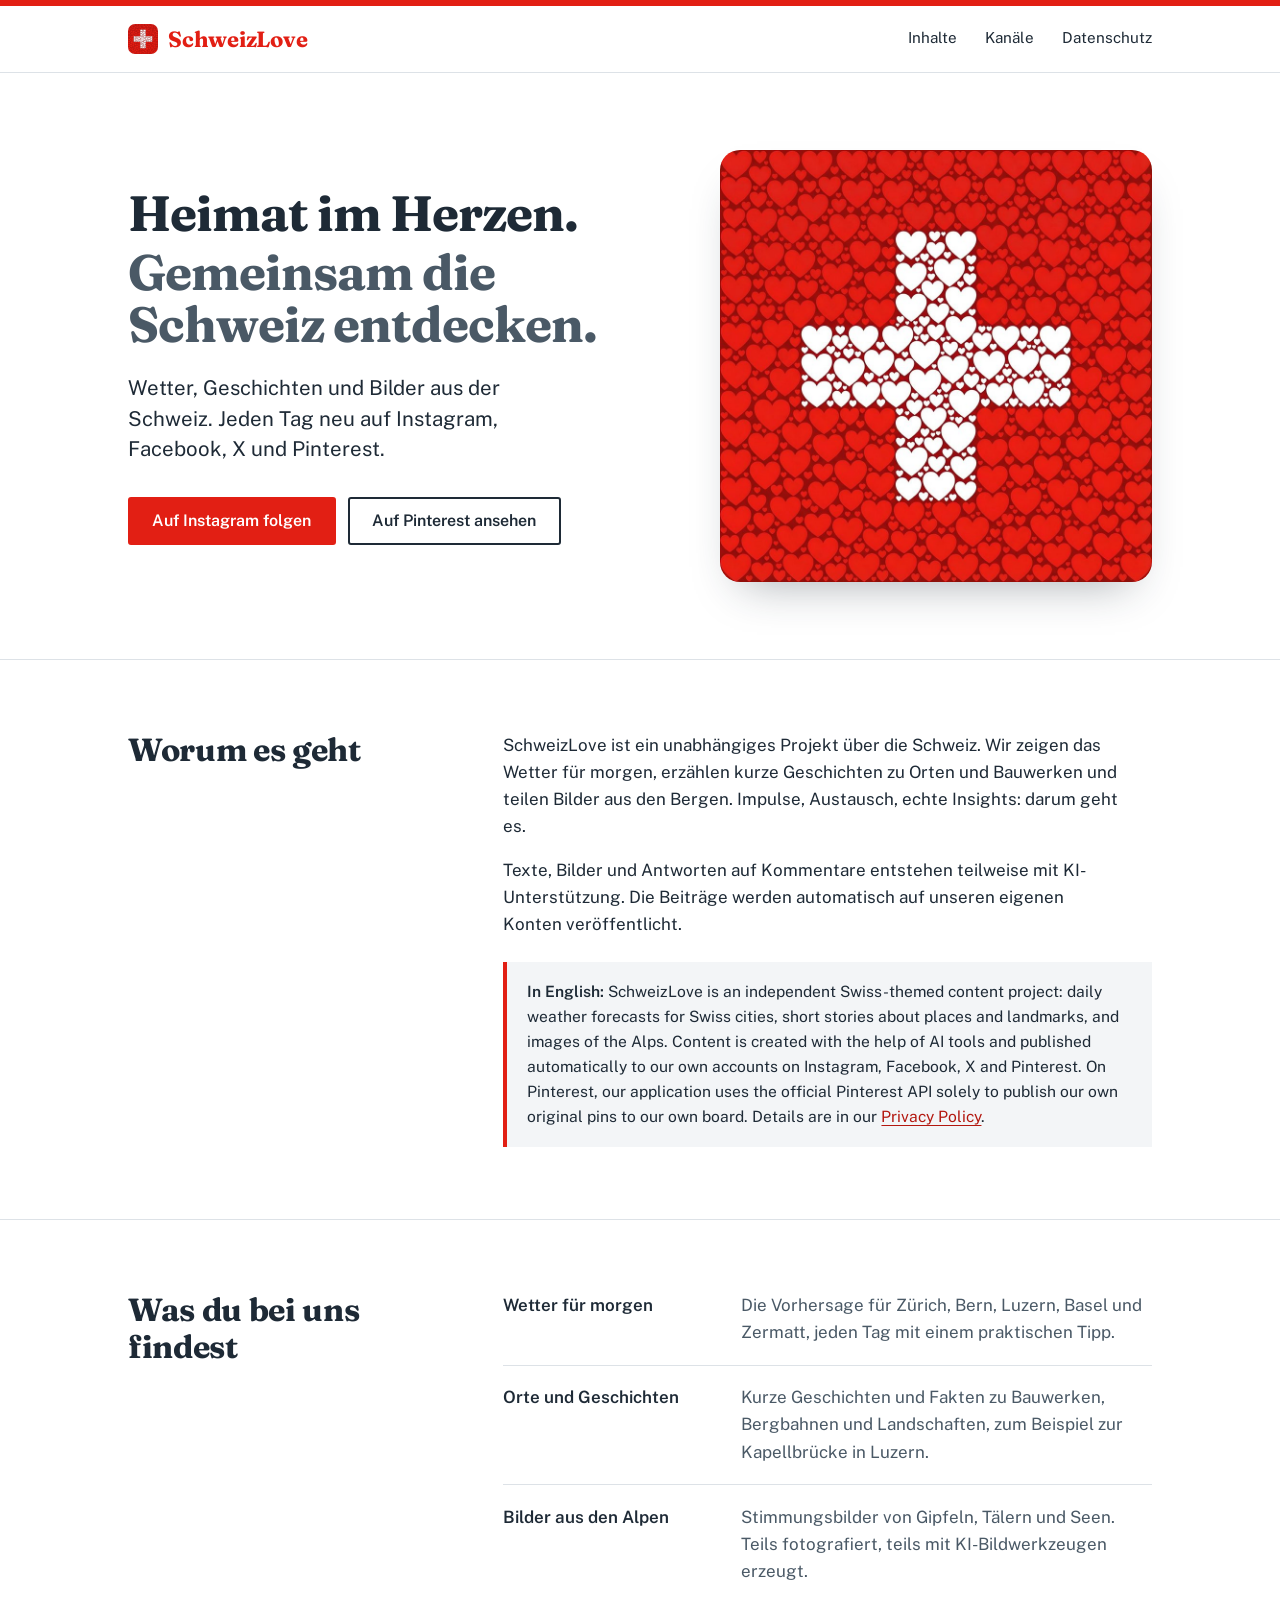
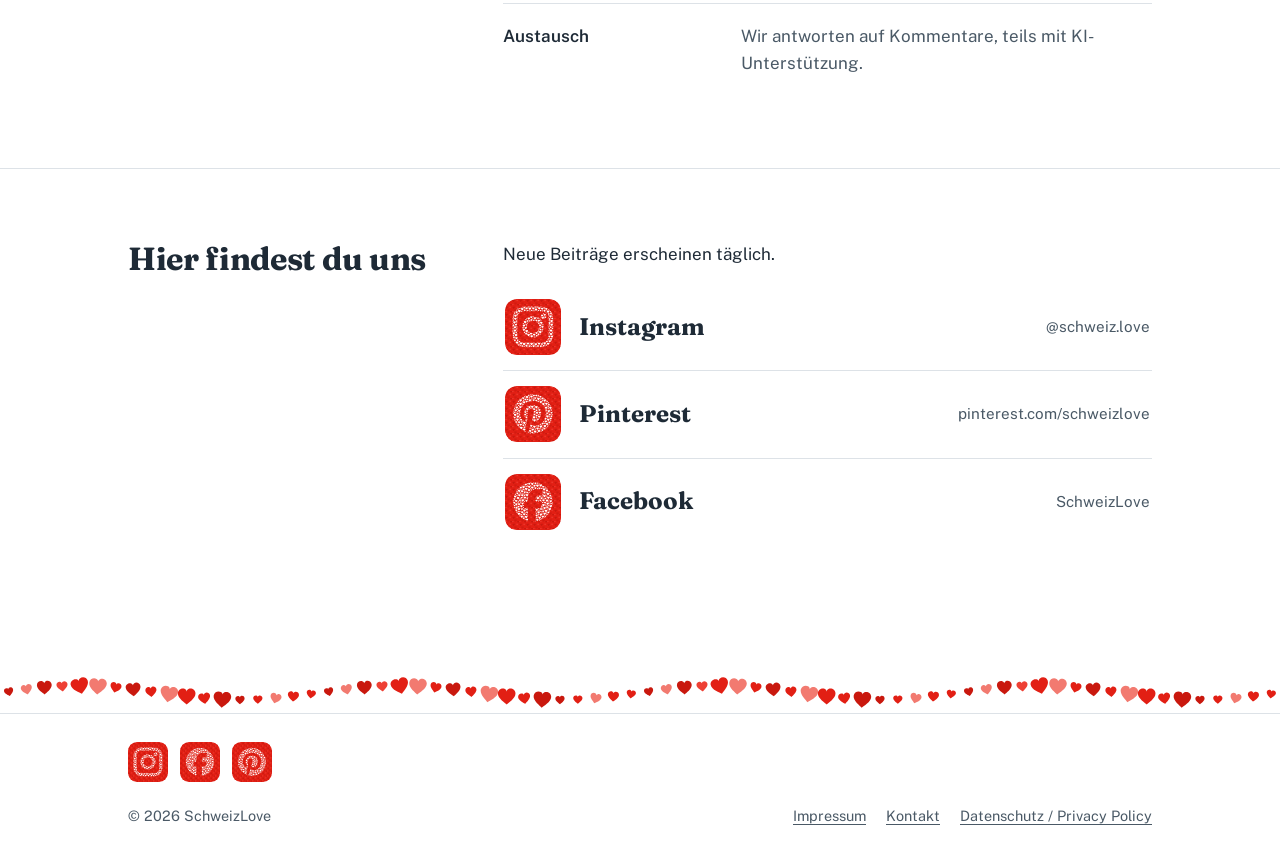
<file: index.html>
<!DOCTYPE html>
<html lang="de-CH">
<head>
<meta charset="UTF-8">
<meta name="viewport" content="width=device-width, initial-scale=1.0">
<title>SchweizLove – Heimat im Herzen</title>
<meta name="description" content="SchweizLove: Wetter, Geschichten und Bilder aus der Schweiz. Jeden Tag neu auf Instagram, Facebook, X und Pinterest.">

<!-- Pinterest: Website-Bestätigung (Domain-Claim). Nicht entfernen. -->
<meta name="p:domain_verify" content="9cb118c9237d5df2edda5250dbff2980"/>

<meta name="theme-color" content="#E21F14">
<meta property="og:type" content="website">
<meta property="og:title" content="SchweizLove – Heimat im Herzen">
<meta property="og:description" content="Wetter, Geschichten und Bilder aus der Schweiz. Jeden Tag neu.">

<link rel="icon" type="image/png" href="favicon.png">
<link rel="apple-touch-icon" href="apple-touch-icon.png">
<link rel="preload" href="fonts/fraunces-700.woff2" as="font" type="font/woff2" crossorigin>
<link rel="stylesheet" href="style.css">
</head>
<body>

<a class="skip" href="#inhalt">Zum Inhalt springen</a>

<header class="topbar">
  <div class="wrap topbar-in">
    <a class="brand" href="./"><img src="apple-touch-icon.png" alt="" width="30" height="30">SchweizLove</a>
    <nav aria-label="Hauptnavigation">
      <a href="#inhalte">Inhalte</a>
      <a href="#kanaele">Kanäle</a>
      <a href="privacy.html">Datenschutz</a>
    </nav>
  </div>
</header>

<main id="inhalt">

  <section class="hero">
    <div class="wrap hero-grid">
      <div class="hero-text">
        <h1>
          <span>Heimat im Herzen.</span>
          <span>Gemeinsam die Schweiz entdecken.</span>
        </h1>
        <p class="lede">Wetter, Geschichten und Bilder aus der Schweiz. Jeden Tag neu auf Instagram, Facebook, X und Pinterest.</p>
        <div class="actions">
          <a class="btn btn-primary" href="https://www.instagram.com/schweiz.love/" target="_blank" rel="noopener">Auf Instagram folgen<span class="sr-only"> (öffnet in neuem Tab)</span></a>
          <a class="btn btn-ghost" href="https://www.pinterest.com/schweizlove/" target="_blank" rel="noopener">Auf Pinterest ansehen<span class="sr-only"> (öffnet in neuem Tab)</span></a>
        </div>
      </div>
      <div class="hero-art">
        <img src="assets/schweizlove-logo.jpg" width="900" height="900"
             alt="SchweizLove-Logo: ein weisses Schweizerkreuz aus Herzen auf einem roten Herzenmuster">
      </div>
    </div>
  </section>

  <section class="section" id="about">
    <div class="wrap section-grid">
      <h2>Worum es geht</h2>
      <div class="section-body">
        <p>SchweizLove ist ein unabhängiges Projekt über die Schweiz. Wir zeigen das Wetter für morgen, erzählen kurze Geschichten zu Orten und Bauwerken und teilen Bilder aus den Bergen. Impulse, Austausch, echte Insights: darum geht es.</p>
        <p>Texte, Bilder und Antworten auf Kommentare entstehen teilweise mit KI-Unterstützung. Die Beiträge werden automatisch auf unseren eigenen Konten veröffentlicht.</p>
        <div class="note" lang="en">
          <p><strong>In English:</strong> SchweizLove is an independent Swiss-themed content project: daily weather forecasts for Swiss cities, short stories about places and landmarks, and images of the Alps. Content is created with the help of AI tools and published automatically to our own accounts on Instagram, Facebook, X and Pinterest. On Pinterest, our application uses the official Pinterest API solely to publish our own original pins to our own board. Details are in our <a href="privacy.html">Privacy Policy</a>.</p>
        </div>
      </div>
    </div>
  </section>

  <section class="section" id="inhalte">
    <div class="wrap section-grid">
      <h2>Was du bei uns findest</h2>
      <div class="section-body">
        <dl class="facts">
          <div>
            <dt>Wetter für morgen</dt>
            <dd>Die Vorhersage für Zürich, Bern, Luzern, Basel und Zermatt, jeden Tag mit einem praktischen Tipp.</dd>
          </div>
          <div>
            <dt>Orte und Geschichten</dt>
            <dd>Kurze Geschichten und Fakten zu Bauwerken, Bergbahnen und Landschaften, zum Beispiel zur Kapellbrücke in Luzern.</dd>
          </div>
          <div>
            <dt>Bilder aus den Alpen</dt>
            <dd>Stimmungsbilder von Gipfeln, Tälern und Seen. Teils fotografiert, teils mit KI-Bildwerkzeugen erzeugt.</dd>
          </div>
          <div>
            <dt>Austausch</dt>
            <dd>Wir antworten auf Kommentare, teils mit KI-Unterstützung.</dd>
          </div>
        </dl>
      </div>
    </div>
  </section>

  <section class="section" id="kanaele">
    <div class="wrap section-grid">
      <h2>Hier findest du uns</h2>
      <div class="section-body">
        <p>Neue Beiträge erscheinen täglich.</p>
        <ul class="channels">
          <li>
            <a href="https://www.instagram.com/schweiz.love/" target="_blank" rel="noopener">
              <img class="ch-icon" src="assets/icons/instagram.svg" alt="" width="56" height="56" loading="lazy"><span class="name">Instagram</span>
              <span class="handle">@schweiz.love<span class="sr-only"> (öffnet in neuem Tab)</span></span>
            </a>
          </li>
          <li>
            <a href="https://www.pinterest.com/schweizlove/" target="_blank" rel="noopener">
              <img class="ch-icon" src="assets/icons/pinterest.svg" alt="" width="56" height="56" loading="lazy"><span class="name">Pinterest</span>
              <span class="handle">pinterest.com/schweizlove<span class="sr-only"> (öffnet in neuem Tab)</span></span>
            </a>
          </li>
          <li>
            <a href="https://www.facebook.com/profile.php?id=940524809145862" target="_blank" rel="noopener">
              <img class="ch-icon" src="assets/icons/facebook.svg" alt="" width="56" height="56" loading="lazy"><span class="name">Facebook</span>
              <span class="handle">SchweizLove<span class="sr-only"> (öffnet in neuem Tab)</span></span>
            </a>
          </li>
          <!-- X: sobald der Handle feststeht, Block einkommentieren und HANDLE ersetzen.
          <li>
            <a href="https://x.com/HANDLE" target="_blank" rel="noopener">
              <img class="ch-icon" src="assets/icons/x.svg" alt="" width="56" height="56" loading="lazy"><span class="name">X</span>
              <span class="handle">@HANDLE<span class="sr-only"> (öffnet in neuem Tab)</span></span>
            </a>
          </li>
          -->
        </ul>
      </div>
    </div>
  </section>

</main>

<div class="hearts-strip" aria-hidden="true"></div>

<footer class="footer">
  <div class="wrap">
    <ul class="social" aria-label="Unsere Kanäle">
      <li><a href="https://www.instagram.com/schweiz.love/" target="_blank" rel="noopener" aria-label="SchweizLove auf Instagram (öffnet in neuem Tab)"><img src="assets/icons/instagram.svg" alt="" width="40" height="40" loading="lazy"></a></li>
      <li><a href="https://www.facebook.com/profile.php?id=940524809145862" target="_blank" rel="noopener" aria-label="SchweizLove auf Facebook (öffnet in neuem Tab)"><img src="assets/icons/facebook.svg" alt="" width="40" height="40" loading="lazy"></a></li>
      <li><a href="https://www.pinterest.com/schweizlove/" target="_blank" rel="noopener" aria-label="SchweizLove auf Pinterest (öffnet in neuem Tab)"><img src="assets/icons/pinterest.svg" alt="" width="40" height="40" loading="lazy"></a></li>
    </ul>
  </div>
  <div class="wrap footer-in">
    <span>&copy; 2026 SchweizLove</span>
    <nav class="footer-links" aria-label="Rechtliches">
      <a href="impressum.html">Impressum</a>
      <a href="kontakt.html">Kontakt</a>
      <a href="privacy.html">Datenschutz / Privacy Policy</a>
    </nav>
  </div>
</footer>

</body>
</html>
</file>
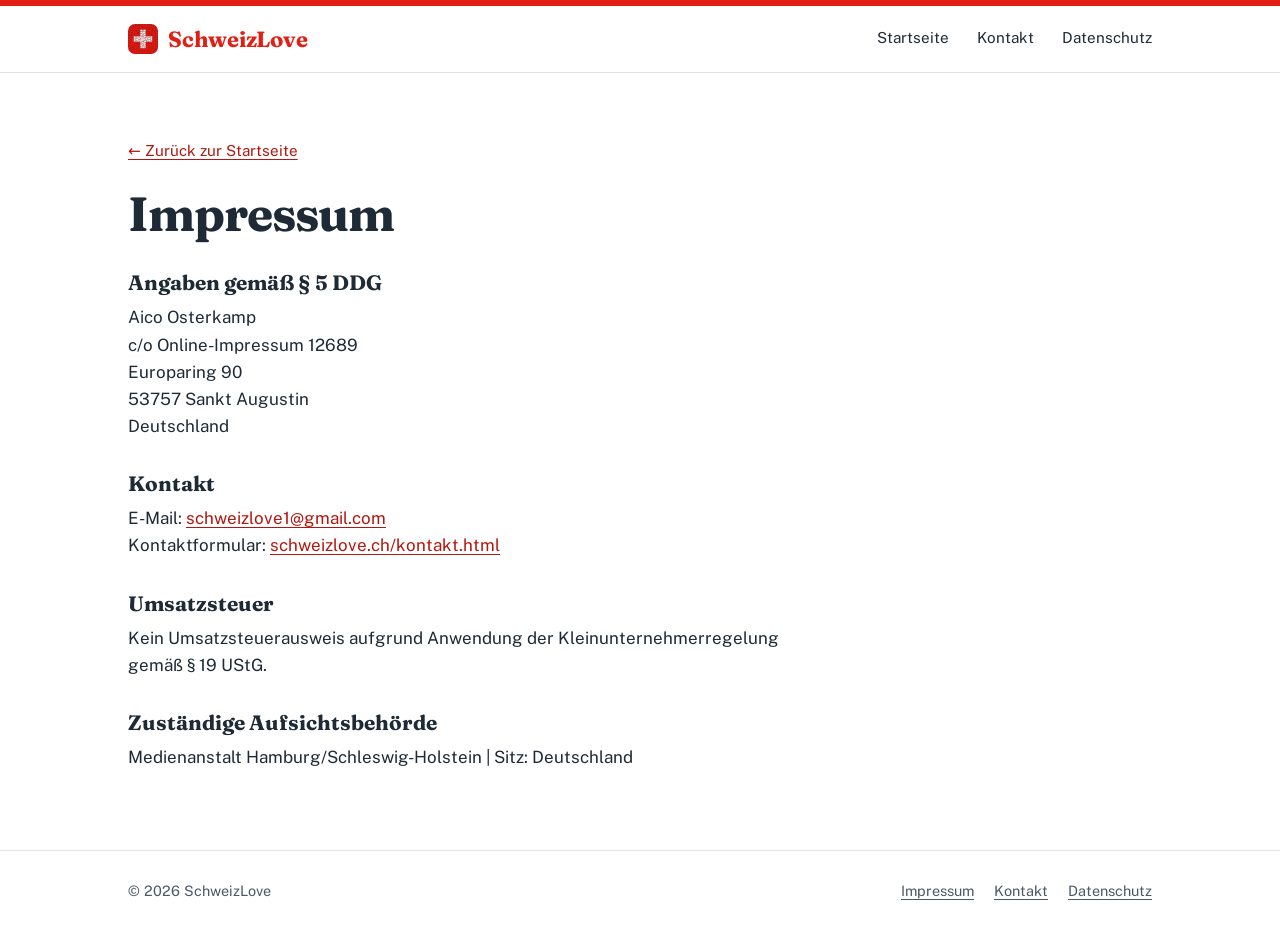
<file: impressum.html>
<!DOCTYPE html>
<html lang="de-CH">
<head>
<meta charset="UTF-8">
<meta name="viewport" content="width=device-width, initial-scale=1.0">
<title>Impressum – SchweizLove</title>
<meta name="robots" content="noindex">
<meta name="theme-color" content="#E21F14">
<link rel="icon" type="image/png" href="favicon.png">
<link rel="apple-touch-icon" href="apple-touch-icon.png">
<link rel="preload" href="fonts/fraunces-700.woff2" as="font" type="font/woff2" crossorigin>
<link rel="stylesheet" href="style.css">
</head>
<body>

<a class="skip" href="#inhalt">Zum Inhalt springen</a>

<header class="topbar">
  <div class="wrap topbar-in">
    <a class="brand" href="./"><img src="apple-touch-icon.png" alt="" width="30" height="30">SchweizLove</a>
    <nav aria-label="Hauptnavigation">
      <a href="./">Startseite</a>
      <a href="kontakt.html">Kontakt</a>
      <a href="privacy.html">Datenschutz</a>
    </nav>
  </div>
</header>

<main id="inhalt" class="wrap prose">
  <a class="back" href="./">&larr; Zurück zur Startseite</a>
  <h1>Impressum</h1>

  <h2>Angaben gemäß § 5 DDG</h2>
  <p>
    Aico Osterkamp<br>
    c/o Online-Impressum 12689<br>
    Europaring 90<br>
    53757 Sankt Augustin<br>
    Deutschland
  </p>

  <h2>Kontakt</h2>
  <p>
    E-Mail: <a href="mailto:schweizlove1@gmail.com">schweizlove1@gmail.com</a><br>
    Kontaktformular: <a href="kontakt.html">schweizlove.ch/kontakt.html</a>
  </p>

  <h2>Umsatzsteuer</h2>
  <p>Kein Umsatzsteuerausweis aufgrund Anwendung der Kleinunternehmerregelung gemäß § 19 UStG.</p>

  <h2>Zuständige Aufsichtsbehörde</h2>
  <p>Medienanstalt Hamburg/Schleswig-Holstein | Sitz: Deutschland</p>
</main>

<footer class="footer">
  <div class="wrap footer-in">
    <span>&copy; 2026 SchweizLove</span>
    <nav class="footer-links" aria-label="Rechtliches">
      <a href="impressum.html">Impressum</a>
      <a href="kontakt.html">Kontakt</a>
      <a href="privacy.html">Datenschutz</a>
    </nav>
  </div>
</footer>

</body>
</html>
</file>
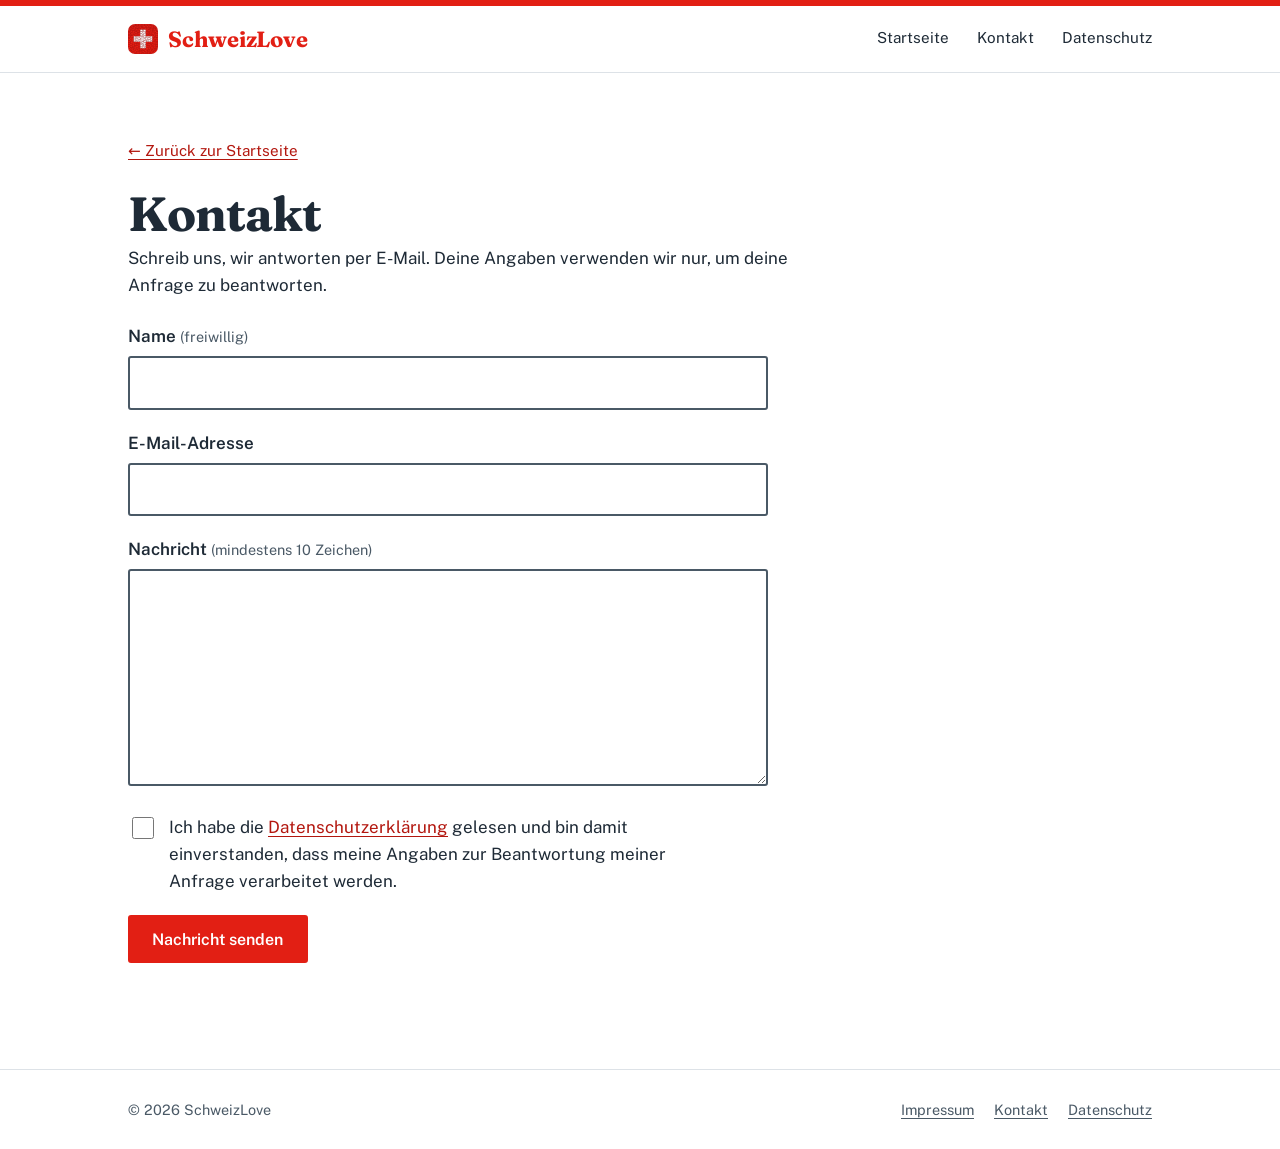
<file: kontakt.html>
<!DOCTYPE html>
<html lang="de-CH">
<head>
<meta charset="UTF-8">
<meta name="viewport" content="width=device-width, initial-scale=1.0">
<title>Kontakt – SchweizLove</title>
<meta name="description" content="Schreib uns über das Kontaktformular von SchweizLove.">
<meta name="theme-color" content="#E21F14">
<link rel="icon" type="image/png" href="favicon.png">
<link rel="apple-touch-icon" href="apple-touch-icon.png">
<link rel="preload" href="fonts/fraunces-700.woff2" as="font" type="font/woff2" crossorigin>
<link rel="stylesheet" href="style.css">
</head>
<body>

<a class="skip" href="#inhalt">Zum Inhalt springen</a>

<header class="topbar">
  <div class="wrap topbar-in">
    <a class="brand" href="./"><img src="apple-touch-icon.png" alt="" width="30" height="30">SchweizLove</a>
    <nav aria-label="Hauptnavigation">
      <a href="./">Startseite</a>
      <a href="kontakt.html" aria-current="page">Kontakt</a>
      <a href="privacy.html">Datenschutz</a>
    </nav>
  </div>
</header>

<main id="inhalt" class="wrap prose">
  <a class="back" href="./">&larr; Zurück zur Startseite</a>
  <h1>Kontakt</h1>
  <p>Schreib uns, wir antworten per E-Mail. Deine Angaben verwenden wir nur, um deine Anfrage zu beantworten.</p>

  <form id="contact-form" class="form" method="post" action="#" autocomplete="on">
    <div class="field">
      <label for="f-name">Name <span class="hint">(freiwillig)</span></label>
      <input id="f-name" name="name" type="text" maxlength="100" autocomplete="name">
    </div>

    <div class="field">
      <label for="f-email">E-Mail-Adresse</label>
      <input id="f-email" name="email" type="email" maxlength="200" required autocomplete="email">
    </div>

    <div class="field">
      <label for="f-message">Nachricht <span class="hint">(mindestens 10 Zeichen)</span></label>
      <textarea id="f-message" name="message" rows="7" minlength="10" maxlength="4000" required></textarea>
    </div>

    <!-- Spam-Falle: Menschen sehen und füllen dieses Feld nicht aus -->
    <div class="hp" aria-hidden="true">
      <label for="f-website">Website</label>
      <input id="f-website" name="website" type="text" tabindex="-1" autocomplete="off">
    </div>

    <div class="field consent">
      <input id="f-consent" name="consent" type="checkbox" required>
      <label for="f-consent">Ich habe die <a href="privacy.html#kontaktformular">Datenschutzerklärung</a> gelesen und bin damit einverstanden, dass meine Angaben zur Beantwortung meiner Anfrage verarbeitet werden.</label>
    </div>

    <button id="send" class="btn btn-primary" type="submit">Nachricht senden</button>
    <p id="form-status" class="status" role="status" aria-live="polite"></p>
  </form>
</main>

<footer class="footer">
  <div class="wrap footer-in">
    <span>&copy; 2026 SchweizLove</span>
    <nav class="footer-links" aria-label="Rechtliches">
      <a href="impressum.html">Impressum</a>
      <a href="kontakt.html">Kontakt</a>
      <a href="privacy.html">Datenschutz</a>
    </nav>
  </div>
</footer>

<script>
(function () {
  // Adresse des Formular-Dienstes (Railway). Hier steht NUR diese URL, nie eine E-Mail-Adresse.
  var API = "https://schweizlove-contact-production.up.railway.app/api/contact";

  var form = document.getElementById("contact-form");
  var statusEl = document.getElementById("form-status");
  var sendBtn = document.getElementById("send");
  var loadedAt = Date.now();

  var MSG = {
    ok: "Danke! Deine Nachricht ist angekommen.",
    zu_schnell: "Das ging sehr schnell. Bitte warte einen Moment und sende noch einmal.",
    ungueltig: "Bitte prüfe E-Mail-Adresse und Nachricht (mindestens 10 Zeichen).",
    zustimmung: "Bitte bestätige die Datenschutzhinweise.",
    links: "Bitte entferne einige Links aus der Nachricht.",
    zu_viele: "Zu viele Nachrichten. Bitte versuche es später noch einmal.",
    standard: "Leider hat es nicht geklappt. Bitte versuche es später noch einmal."
  };

  function show(kind, text) {
    statusEl.className = "status" + (kind ? " " + kind : "");
    statusEl.textContent = text;
  }

  form.addEventListener("submit", function (e) {
    e.preventDefault();
    if (API.indexOf("DEIN-DIENST") !== -1) { show("error", MSG.standard); return; }

    sendBtn.disabled = true;
    show("", "Wird gesendet …");

    var payload = {
      name: document.getElementById("f-name").value,
      email: document.getElementById("f-email").value,
      message: document.getElementById("f-message").value,
      consent: document.getElementById("f-consent").checked,
      website: document.getElementById("f-website").value,
      lang: "de",
      elapsed: Date.now() - loadedAt
    };

    fetch(API, {
      method: "POST",
      headers: { "Content-Type": "application/json" },
      body: JSON.stringify(payload)
    })
      .then(function (r) {
        return r.json().catch(function () { return {}; }).then(function (d) { return { status: r.status, data: d }; });
      })
      .then(function (res) {
        if (res.data && res.data.ok) {
          form.reset();
          loadedAt = Date.now();
          show("ok", MSG.ok);
        } else {
          var code = res.status === 429 ? "zu_viele" : (res.data && res.data.error);
          show("error", MSG[code] || MSG.standard);
        }
      })
      .catch(function () { show("error", MSG.standard); })
      .then(function () { sendBtn.disabled = false; });
  });
})();
</script>

</body>
</html>
</file>
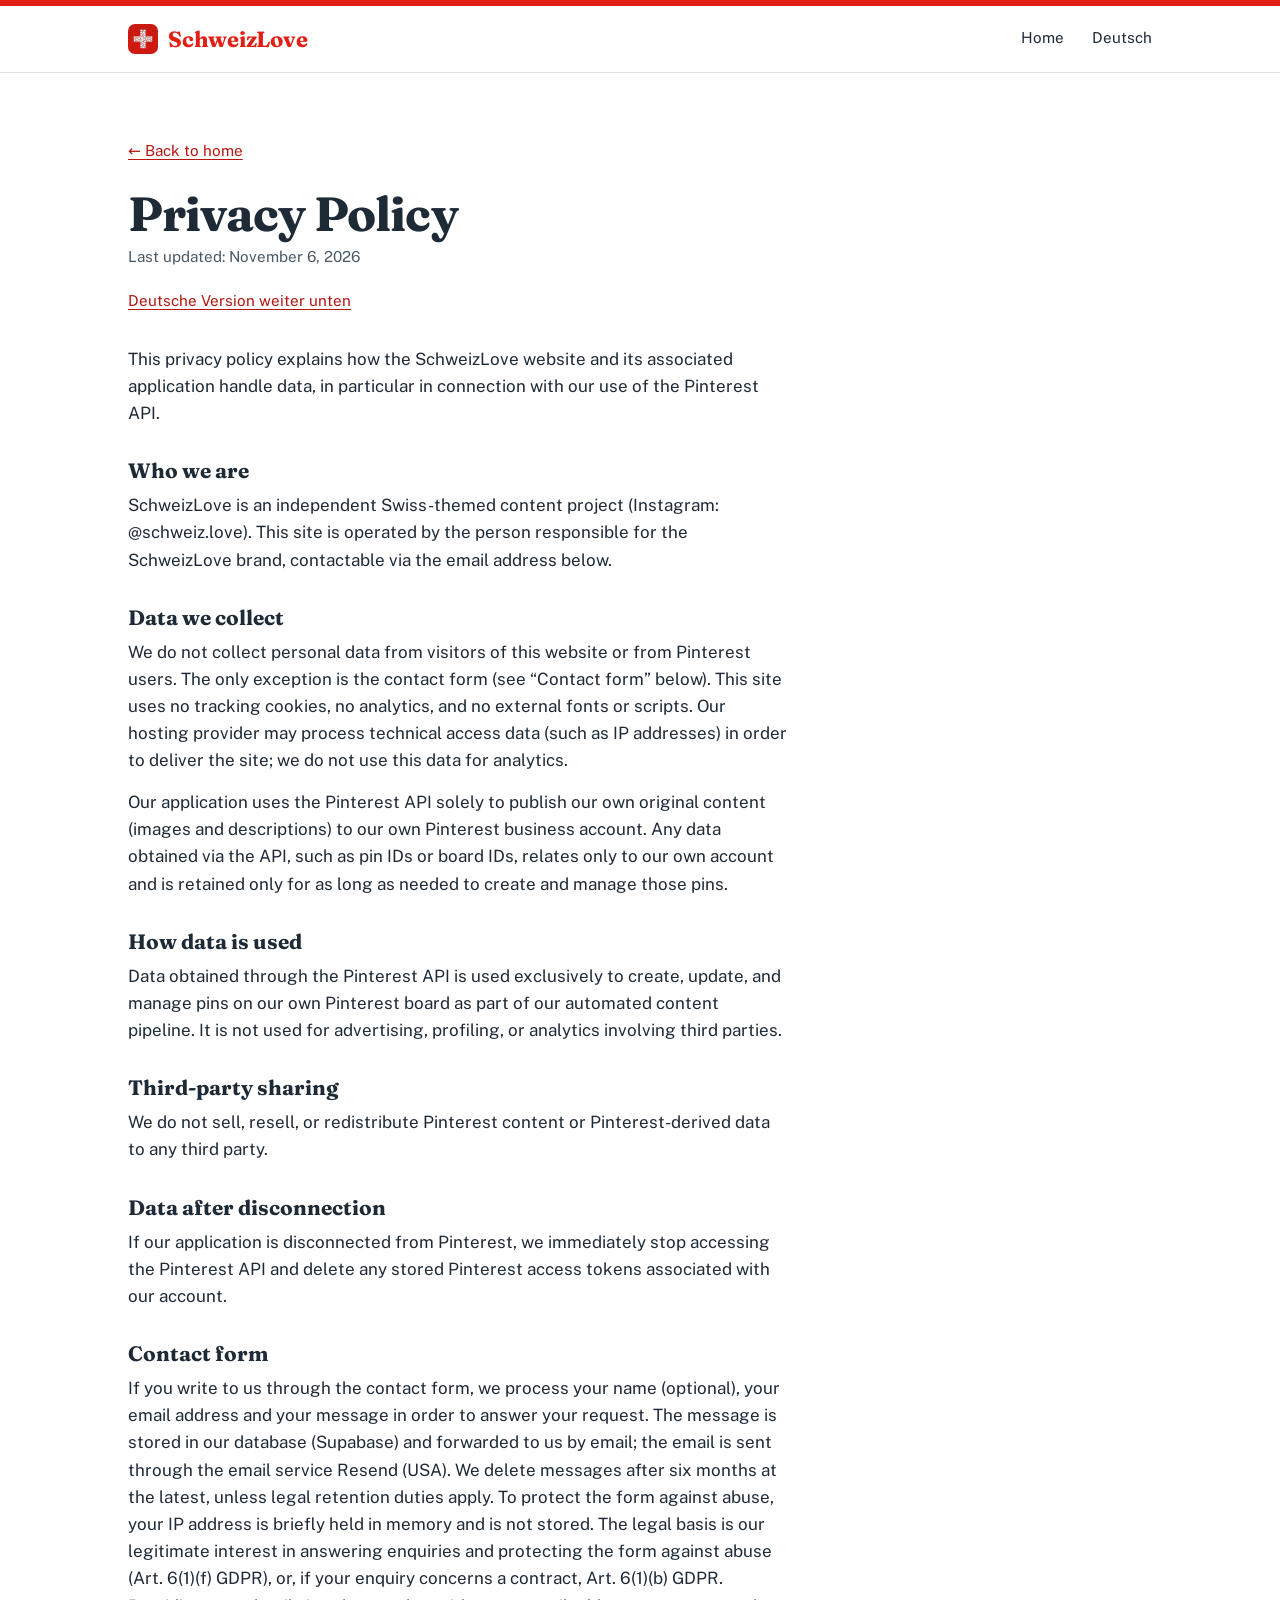
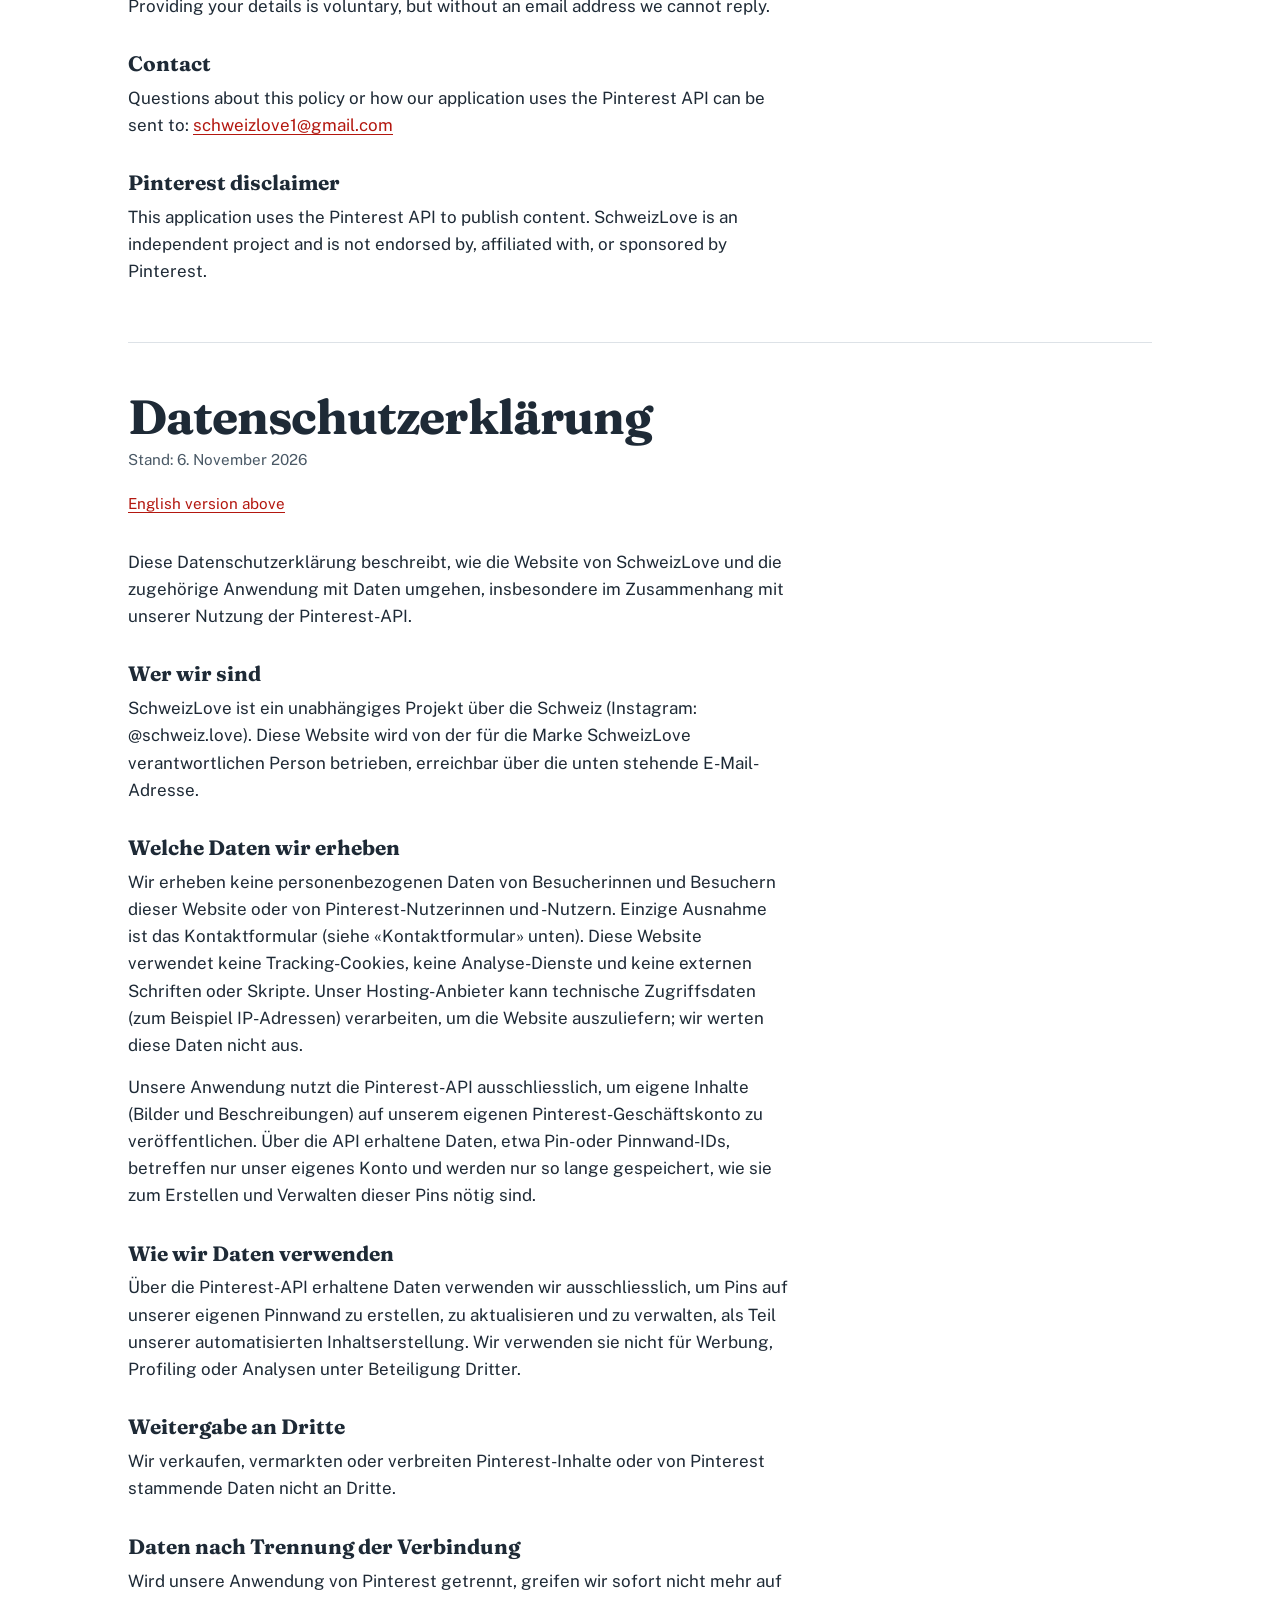
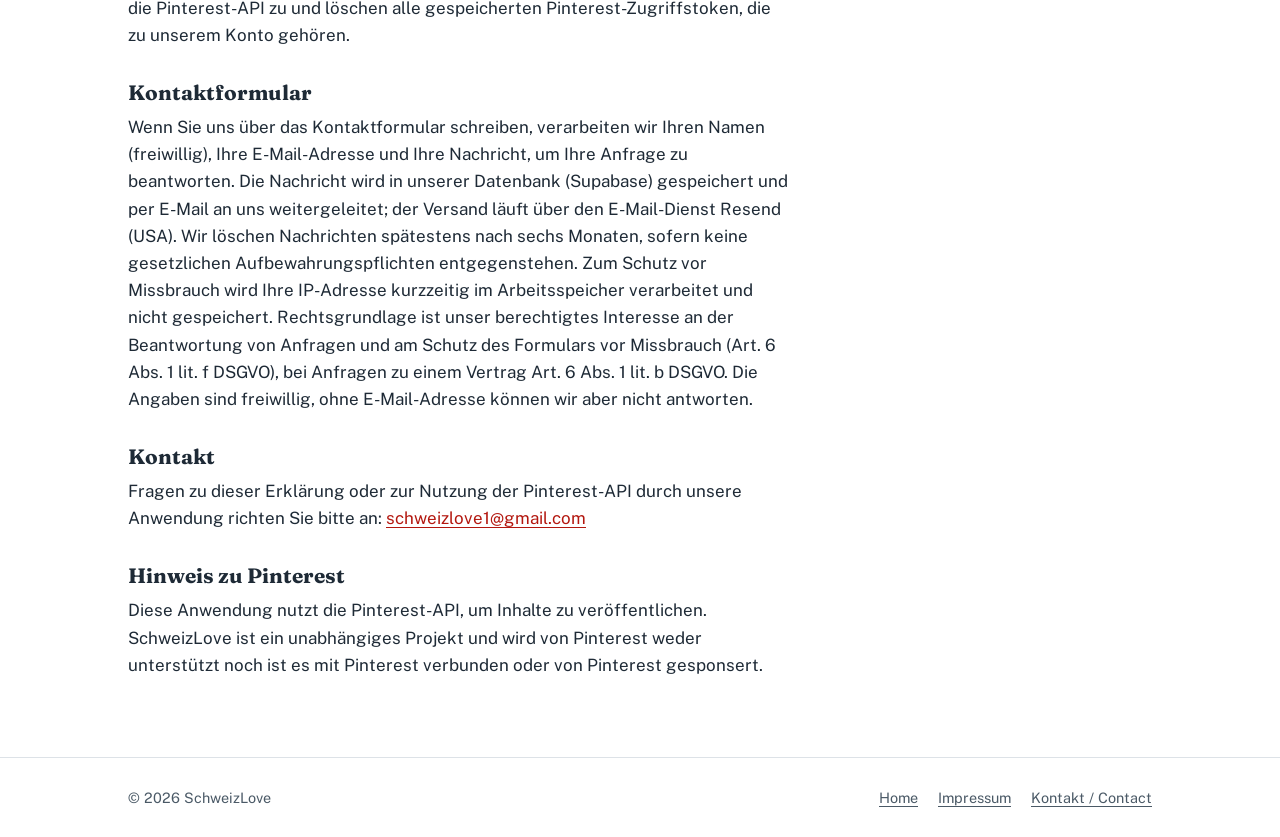
<file: privacy.html>
<!DOCTYPE html>
<html lang="en">
<head>
<meta charset="UTF-8">
<meta name="viewport" content="width=device-width, initial-scale=1.0">
<title>Privacy Policy / Datenschutzerklärung – SchweizLove</title>
<meta name="description" content="Privacy Policy for the SchweizLove website and its use of the Pinterest API. Datenschutzerklärung auf Deutsch weiter unten.">
<meta name="theme-color" content="#E21F14">
<link rel="icon" type="image/png" href="favicon.png">
<link rel="apple-touch-icon" href="apple-touch-icon.png">
<link rel="preload" href="fonts/fraunces-700.woff2" as="font" type="font/woff2" crossorigin>
<link rel="stylesheet" href="style.css">
</head>
<body>

<a class="skip" href="#inhalt">Skip to content</a>

<header class="topbar">
  <div class="wrap topbar-in">
    <a class="brand" href="./"><img src="apple-touch-icon.png" alt="" width="30" height="30">SchweizLove</a>
    <nav aria-label="Main navigation">
      <a href="./">Home</a>
      <a href="#deutsch" lang="de-CH">Deutsch</a>
    </nav>
  </div>
</header>

<main id="inhalt" class="wrap prose">

  <!-- ===================== ENGLISH ===================== -->
  <section id="english">
    <a class="back" href="./">&larr; Back to home</a>
    <h1>Privacy Policy</h1>
    <p class="updated">Last updated: November 6, 2026</p>
    <p class="langswitch"><a href="#deutsch" lang="de-CH">Deutsche Version weiter unten</a></p>

    <p>This privacy policy explains how the SchweizLove website and its associated application handle data, in particular in connection with our use of the Pinterest API.</p>

    <h2>Who we are</h2>
    <p>SchweizLove is an independent Swiss-themed content project (Instagram: @schweiz.love). This site is operated by the person responsible for the SchweizLove brand, contactable via the email address below.</p>

    <h2>Data we collect</h2>
    <p>We do not collect personal data from visitors of this website or from Pinterest users. The only exception is the contact form (see &ldquo;Contact form&rdquo; below). This site uses no tracking cookies, no analytics, and no external fonts or scripts. Our hosting provider may process technical access data (such as IP addresses) in order to deliver the site; we do not use this data for analytics.</p>
    <p>Our application uses the Pinterest API solely to publish our own original content (images and descriptions) to our own Pinterest business account. Any data obtained via the API, such as pin IDs or board IDs, relates only to our own account and is retained only for as long as needed to create and manage those pins.</p>

    <h2>How data is used</h2>
    <p>Data obtained through the Pinterest API is used exclusively to create, update, and manage pins on our own Pinterest board as part of our automated content pipeline. It is not used for advertising, profiling, or analytics involving third parties.</p>

    <h2>Third-party sharing</h2>
    <p>We do not sell, resell, or redistribute Pinterest content or Pinterest-derived data to any third party.</p>

    <h2>Data after disconnection</h2>
    <p>If our application is disconnected from Pinterest, we immediately stop accessing the Pinterest API and delete any stored Pinterest access tokens associated with our account.</p>

    <h2 id="contact-form">Contact form</h2>
    <p>If you write to us through the contact form, we process your name (optional), your email address and your message in order to answer your request. The message is stored in our database (Supabase) and forwarded to us by email; the email is sent through the email service Resend (USA). We delete messages after six months at the latest, unless legal retention duties apply. To protect the form against abuse, your IP address is briefly held in memory and is not stored. The legal basis is our legitimate interest in answering enquiries and protecting the form against abuse (Art. 6(1)(f) GDPR), or, if your enquiry concerns a contract, Art. 6(1)(b) GDPR. Providing your details is voluntary, but without an email address we cannot reply.</p>

    <h2>Contact</h2>
    <p>Questions about this policy or how our application uses the Pinterest API can be sent to: <a href="mailto:schweizlove1@gmail.com">schweizlove1@gmail.com</a></p>

    <h2>Pinterest disclaimer</h2>
    <p>This application uses the Pinterest API to publish content. SchweizLove is an independent project and is not endorsed by, affiliated with, or sponsored by Pinterest.</p>
  </section>

  <!-- ===================== DEUTSCH ===================== -->
  <section id="deutsch" lang="de-CH">
    <h1>Datenschutzerklärung</h1>
    <p class="updated">Stand: 6. November 2026</p>
    <p class="langswitch"><a href="#english" lang="en">English version above</a></p>

    <p>Diese Datenschutzerklärung beschreibt, wie die Website von SchweizLove und die zugehörige Anwendung mit Daten umgehen, insbesondere im Zusammenhang mit unserer Nutzung der Pinterest-API.</p>

    <h2>Wer wir sind</h2>
    <p>SchweizLove ist ein unabhängiges Projekt über die Schweiz (Instagram: @schweiz.love). Diese Website wird von der für die Marke SchweizLove verantwortlichen Person betrieben, erreichbar über die unten stehende E-Mail-Adresse.</p>

    <h2>Welche Daten wir erheben</h2>
    <p>Wir erheben keine personenbezogenen Daten von Besucherinnen und Besuchern dieser Website oder von Pinterest-Nutzerinnen und -Nutzern. Einzige Ausnahme ist das Kontaktformular (siehe &laquo;Kontaktformular&raquo; unten). Diese Website verwendet keine Tracking-Cookies, keine Analyse-Dienste und keine externen Schriften oder Skripte. Unser Hosting-Anbieter kann technische Zugriffsdaten (zum Beispiel IP-Adressen) verarbeiten, um die Website auszuliefern; wir werten diese Daten nicht aus.</p>
    <p>Unsere Anwendung nutzt die Pinterest-API ausschliesslich, um eigene Inhalte (Bilder und Beschreibungen) auf unserem eigenen Pinterest-Geschäftskonto zu veröffentlichen. Über die API erhaltene Daten, etwa Pin- oder Pinnwand-IDs, betreffen nur unser eigenes Konto und werden nur so lange gespeichert, wie sie zum Erstellen und Verwalten dieser Pins nötig sind.</p>

    <h2>Wie wir Daten verwenden</h2>
    <p>Über die Pinterest-API erhaltene Daten verwenden wir ausschliesslich, um Pins auf unserer eigenen Pinnwand zu erstellen, zu aktualisieren und zu verwalten, als Teil unserer automatisierten Inhaltserstellung. Wir verwenden sie nicht für Werbung, Profiling oder Analysen unter Beteiligung Dritter.</p>

    <h2>Weitergabe an Dritte</h2>
    <p>Wir verkaufen, vermarkten oder verbreiten Pinterest-Inhalte oder von Pinterest stammende Daten nicht an Dritte.</p>

    <h2>Daten nach Trennung der Verbindung</h2>
    <p>Wird unsere Anwendung von Pinterest getrennt, greifen wir sofort nicht mehr auf die Pinterest-API zu und löschen alle gespeicherten Pinterest-Zugriffstoken, die zu unserem Konto gehören.</p>

    <h2 id="kontaktformular">Kontaktformular</h2>
    <p>Wenn Sie uns über das Kontaktformular schreiben, verarbeiten wir Ihren Namen (freiwillig), Ihre E-Mail-Adresse und Ihre Nachricht, um Ihre Anfrage zu beantworten. Die Nachricht wird in unserer Datenbank (Supabase) gespeichert und per E-Mail an uns weitergeleitet; der Versand läuft über den E-Mail-Dienst Resend (USA). Wir löschen Nachrichten spätestens nach sechs Monaten, sofern keine gesetzlichen Aufbewahrungspflichten entgegenstehen. Zum Schutz vor Missbrauch wird Ihre IP-Adresse kurzzeitig im Arbeitsspeicher verarbeitet und nicht gespeichert. Rechtsgrundlage ist unser berechtigtes Interesse an der Beantwortung von Anfragen und am Schutz des Formulars vor Missbrauch (Art. 6 Abs. 1 lit. f DSGVO), bei Anfragen zu einem Vertrag Art. 6 Abs. 1 lit. b DSGVO. Die Angaben sind freiwillig, ohne E-Mail-Adresse können wir aber nicht antworten.</p>

    <h2>Kontakt</h2>
    <p>Fragen zu dieser Erklärung oder zur Nutzung der Pinterest-API durch unsere Anwendung richten Sie bitte an: <a href="mailto:schweizlove1@gmail.com">schweizlove1@gmail.com</a></p>

    <h2>Hinweis zu Pinterest</h2>
    <p>Diese Anwendung nutzt die Pinterest-API, um Inhalte zu veröffentlichen. SchweizLove ist ein unabhängiges Projekt und wird von Pinterest weder unterstützt noch ist es mit Pinterest verbunden oder von Pinterest gesponsert.</p>
  </section>

</main>

<footer class="footer">
  <div class="wrap footer-in">
    <span>&copy; 2026 SchweizLove</span>
    <nav class="footer-links" aria-label="Legal">
      <a href="./">Home</a>
      <a href="impressum.html">Impressum</a>
      <a href="kontakt.html">Kontakt / Contact</a>
    </nav>
  </div>
</footer>

</body>
</html>
</file>
<file: style.css>
/* SchweizLove: gemeinsames Stylesheet
   Schriften sind lokal eingebunden (keine externen Anfragen). */

@font-face {
  font-family: "Fraunces";
  src: url("fonts/fraunces-700.woff2") format("woff2");
  font-weight: 700;
  font-style: normal;
  font-display: swap;
}
@font-face {
  font-family: "Public Sans";
  src: url("fonts/public-sans-400.woff2") format("woff2");
  font-weight: 400;
  font-style: normal;
  font-display: swap;
}
@font-face {
  font-family: "Public Sans";
  src: url("fonts/public-sans-600.woff2") format("woff2");
  font-weight: 600;
  font-style: normal;
  font-display: swap;
}

:root {
  --red: #E21F14;        /* Rotton aus dem Logo gemessen */
  --red-deep: #B3170F;   /* für Links und Hover, besserer Kontrast auf Weiss */
  --ink: #1E2A36;
  --ink-soft: #4A5966;
  --line: #DDE2E7;
  --tint: #F3F5F7;
  --paper: #FFFFFF;
  --maxw: 1120px;
  --gutter: clamp(20px, 4vw, 48px);
  --serif: "Fraunces", Georgia, "Times New Roman", serif;
  --sans: "Public Sans", system-ui, -apple-system, "Segoe UI", Helvetica, Arial, sans-serif;
}

*, *::before, *::after { box-sizing: border-box; }

html { -webkit-text-size-adjust: 100%; scroll-behavior: smooth; scroll-padding-top: 24px; }

body {
  margin: 0;
  background: var(--paper);
  color: var(--ink);
  font-family: var(--sans);
  font-size: 1.0625rem;
  line-height: 1.6;
  -webkit-font-smoothing: antialiased;
}

img { display: block; max-width: 100%; height: auto; }

a { color: var(--red-deep); text-underline-offset: 0.18em; }
a:hover { color: var(--red); }

:focus-visible { outline: 3px solid var(--ink); outline-offset: 3px; border-radius: 2px; }

.wrap { max-width: var(--maxw); margin-inline: auto; padding-inline: var(--gutter); }

.skip {
  position: absolute; left: -9999px; top: 0;
  background: var(--ink); color: #fff; padding: 12px 16px; z-index: 10;
}
.skip:focus { left: 0; }

.sr-only {
  position: absolute; width: 1px; height: 1px; margin: -1px; padding: 0;
  overflow: hidden; clip: rect(0 0 0 0); white-space: nowrap; border: 0;
}

/* ---------- Kopfzeile ---------- */

.topbar { border-top: 6px solid var(--red); border-bottom: 1px solid var(--line); }
.topbar-in {
  display: flex; justify-content: space-between; align-items: center; flex-wrap: wrap;
  gap: 4px 16px; padding-block: 14px;
}
.brand {
  font-family: var(--serif); font-weight: 700; font-size: 1.375rem;
  letter-spacing: -0.01em; color: var(--red); text-decoration: none;
}
.brand:hover { color: var(--red-deep); }
.topbar nav { display: flex; gap: clamp(14px, 3vw, 28px); font-size: 0.95rem; }
.topbar nav a { color: var(--ink); text-decoration: none; padding-block: 6px; border-bottom: 2px solid transparent; }
.topbar nav a:hover { border-bottom-color: var(--red); color: var(--ink); }

/* ---------- Hero ---------- */

.hero { padding-block: clamp(32px, 6vw, 80px); }
.hero-grid {
  display: grid;
  grid-template-columns: minmax(0, 1.1fr) minmax(0, 0.9fr);
  gap: clamp(28px, 5vw, 72px);
  align-items: center;
}
.hero h1 {
  margin: 0;
  font-family: var(--serif); font-weight: 700;
  font-size: clamp(2.25rem, 4.3vw, 3.1rem);
  line-height: 1.06; letter-spacing: -0.02em;
}
.hero h1 span { display: block; text-wrap: balance; }
.hero h1 span + span { color: var(--ink-soft); margin-top: 0.12em; }
.lede { margin: 1.4rem 0 0; font-size: clamp(1.1rem, 1.6vw, 1.3rem); line-height: 1.5; max-width: 34ch; }

.actions { display: flex; flex-wrap: wrap; gap: 12px; margin-top: 2rem; }
.btn {
  display: inline-flex; align-items: center; min-height: 48px; padding: 0 1.4rem;
  font-weight: 600; font-size: 1rem; text-decoration: none;
  border: 2px solid var(--red); border-radius: 3px;
  transition: background-color 0.15s, color 0.15s, border-color 0.15s;
}
.btn-primary { background: var(--red); color: #fff; }
.btn-primary:hover { background: var(--red-deep); border-color: var(--red-deep); color: #fff; }
.btn-ghost { background: transparent; color: var(--ink); border-color: var(--ink); }
.btn-ghost:hover { background: var(--ink); color: #fff; }

.hero-art img { width: 100%; aspect-ratio: 1; object-fit: cover; }

/* ---------- Abschnitte ---------- */

.section { border-top: 1px solid var(--line); padding-block: clamp(36px, 6vw, 72px); }
.section-grid {
  display: grid;
  grid-template-columns: minmax(0, 4fr) minmax(0, 8fr);
  gap: clamp(18px, 4vw, 56px);
}
.section h2 {
  margin: 0; font-family: var(--serif); font-weight: 700;
  font-size: clamp(1.5rem, 2.6vw, 2rem); line-height: 1.15; letter-spacing: -0.01em;
}
.section-body > :first-child { margin-top: 0; }
.section-body p { max-width: 62ch; margin: 0 0 1rem; }

.note {
  margin-top: 1.5rem; padding: 1.1rem 1.25rem;
  border-left: 4px solid var(--red); background: var(--tint);
}
.note p { font-size: 0.975rem; margin: 0; max-width: 64ch; }

.facts { margin: 0; }
.facts > div {
  display: grid; grid-template-columns: minmax(0, 1fr) minmax(0, 2fr);
  gap: 0.5rem 2rem; padding-block: 1.15rem; border-top: 1px solid var(--line);
}
.facts > div:first-child { border-top: 0; padding-top: 0; }
.facts dt { font-weight: 600; }
.facts dd { margin: 0; color: var(--ink-soft); max-width: 52ch; }

.channels { list-style: none; margin: 0; padding: 0; }
.channels li + li { border-top: 1px solid var(--line); }
.channels a {
  display: flex; justify-content: space-between; align-items: baseline; gap: 1rem;
  padding: 1.1rem 0.5rem; margin-inline: -0.5rem; text-decoration: none; color: var(--ink);
  transition: background-color 0.15s;
}
.channels a:hover { background: var(--tint); }
.channels .name { font-family: var(--serif); font-weight: 700; font-size: 1.5rem; line-height: 1.2; }
.channels a:hover .name { color: var(--red-deep); }
.channels .handle { color: var(--ink-soft); font-size: 0.95rem; text-align: right; overflow-wrap: anywhere; }

/* ---------- Datenschutz ---------- */

.prose { padding-block: clamp(32px, 6vw, 64px); }
.prose h1 {
  margin: 0 0 0.35rem; font-family: var(--serif); font-weight: 700;
  font-size: clamp(1.65rem, 4.4vw, 3rem); line-height: 1.08; letter-spacing: -0.02em;
  hyphens: auto; overflow-wrap: anywhere;
}
.prose .updated { margin: 0 0 1.25rem; color: var(--ink-soft); font-size: 0.95rem; }
.prose .langswitch { margin: 0 0 2rem; font-size: 0.95rem; }
.prose h2 {
  margin: 2rem 0 0.5rem; font-family: var(--serif); font-weight: 700;
  font-size: 1.3rem; line-height: 1.2;
}
.prose p { max-width: 66ch; margin: 0 0 0.9rem; overflow-wrap: anywhere; }
.prose section + section { margin-top: 3.5rem; padding-top: 3rem; border-top: 1px solid var(--line); }
.prose .back { display: inline-block; margin-bottom: 1.5rem; font-size: 0.95rem; }

/* ---------- Fusszeile ---------- */

.footer { border-top: 1px solid var(--line); padding-block: 28px; font-size: 0.9rem; color: var(--ink-soft); }
.footer-in { display: flex; justify-content: space-between; flex-wrap: wrap; gap: 8px 24px; }
.footer a { color: var(--ink-soft); }
.footer a:hover { color: var(--red-deep); }

/* ---------- Formular ---------- */

.form { max-width: 640px; margin-top: 1.5rem; }
.field { margin-bottom: 1.25rem; }
.field label { display: block; font-weight: 600; margin-bottom: 0.35rem; }
.field .hint { font-weight: 400; color: var(--ink-soft); font-size: 0.9rem; }
.field input[type="text"],
.field input[type="email"],
.field textarea {
  width: 100%; font: inherit; color: var(--ink); background: var(--paper);
  border: 2px solid var(--ink-soft); border-radius: 3px; padding: 0.7rem 0.8rem; min-height: 48px;
}
.field textarea { min-height: 170px; resize: vertical; }
.field.consent { display: flex; gap: 0.75rem; align-items: flex-start; }
.field.consent input { flex: none; width: 22px; height: 22px; margin-top: 0.2rem; accent-color: var(--red); }
.field.consent label { font-weight: 400; margin: 0; max-width: 56ch; }
.hp { position: absolute; left: -9999px; width: 1px; height: 1px; overflow: hidden; }
.status { margin: 1rem 0 0; min-height: 1.6em; }
.status.ok { padding: 0.9rem 1.1rem; border-left: 4px solid #1a7f37; background: var(--tint); }
.status.error { padding: 0.9rem 1.1rem; border-left: 4px solid var(--red); background: var(--tint); }
.form .btn { cursor: pointer; font-family: inherit; }
.form .btn:disabled { opacity: 0.6; cursor: wait; }

.footer-links { display: flex; flex-wrap: wrap; gap: 8px 20px; }

/* ---------- Logo, Kanal-Icons, Dekor ---------- */

.brand { display: inline-flex; align-items: center; gap: 10px; }
.brand img { width: 30px; height: 30px; border-radius: 7px; }

.hero-art img { border-radius: 20px; box-shadow: 0 22px 44px -22px rgba(30, 42, 54, 0.4); }
.btn:hover { transform: translateY(-1px); }

.channels a { justify-content: flex-start; align-items: center; gap: 1.1rem; padding: 0.95rem 0.6rem; border-radius: 6px; }
.ch-icon { flex: none; width: 56px; height: 56px; border-radius: 12px; transition: transform 0.15s; }
.channels a:hover .ch-icon { transform: scale(1.06) rotate(-2deg); }
.channels .name { flex: 1; }

.social { list-style: none; margin: 0 0 22px; padding: 0; display: flex; flex-wrap: wrap; gap: 12px; }
.social a { display: block; border-radius: 9px; }
.social img { width: 40px; height: 40px; border-radius: 9px; transition: transform 0.15s; }
.social a:hover img { transform: translateY(-3px); }

.hearts-strip {
  height: 40px; margin-top: clamp(24px, 5vw, 56px);
  background: url("assets/hearts-strip.svg") repeat-x center / auto 40px;
}

/* ---------- Mobil ---------- */

@media (max-width: 820px) {
  .hero-grid { grid-template-columns: 1fr; }
  .hero-art { max-width: 420px; }
  .section-grid { grid-template-columns: 1fr; }
  .facts > div { grid-template-columns: 1fr; }
}

@media (max-width: 480px) {
  .topbar nav { gap: 14px; font-size: 0.9rem; }
  .channels .name { font-size: 1.3rem; }
  .btn { width: 100%; justify-content: center; }
}

@media (prefers-reduced-motion: reduce) {
  html { scroll-behavior: auto; }
  *, *::before, *::after { transition: none !important; }
}

@media (max-width: 480px) {
  .ch-icon { width: 44px; height: 44px; }
  .channels a { flex-wrap: wrap; row-gap: 0.1rem; }
  .channels .handle { flex-basis: 100%; text-align: left; margin-left: calc(44px + 1.1rem); }
}
</file>
